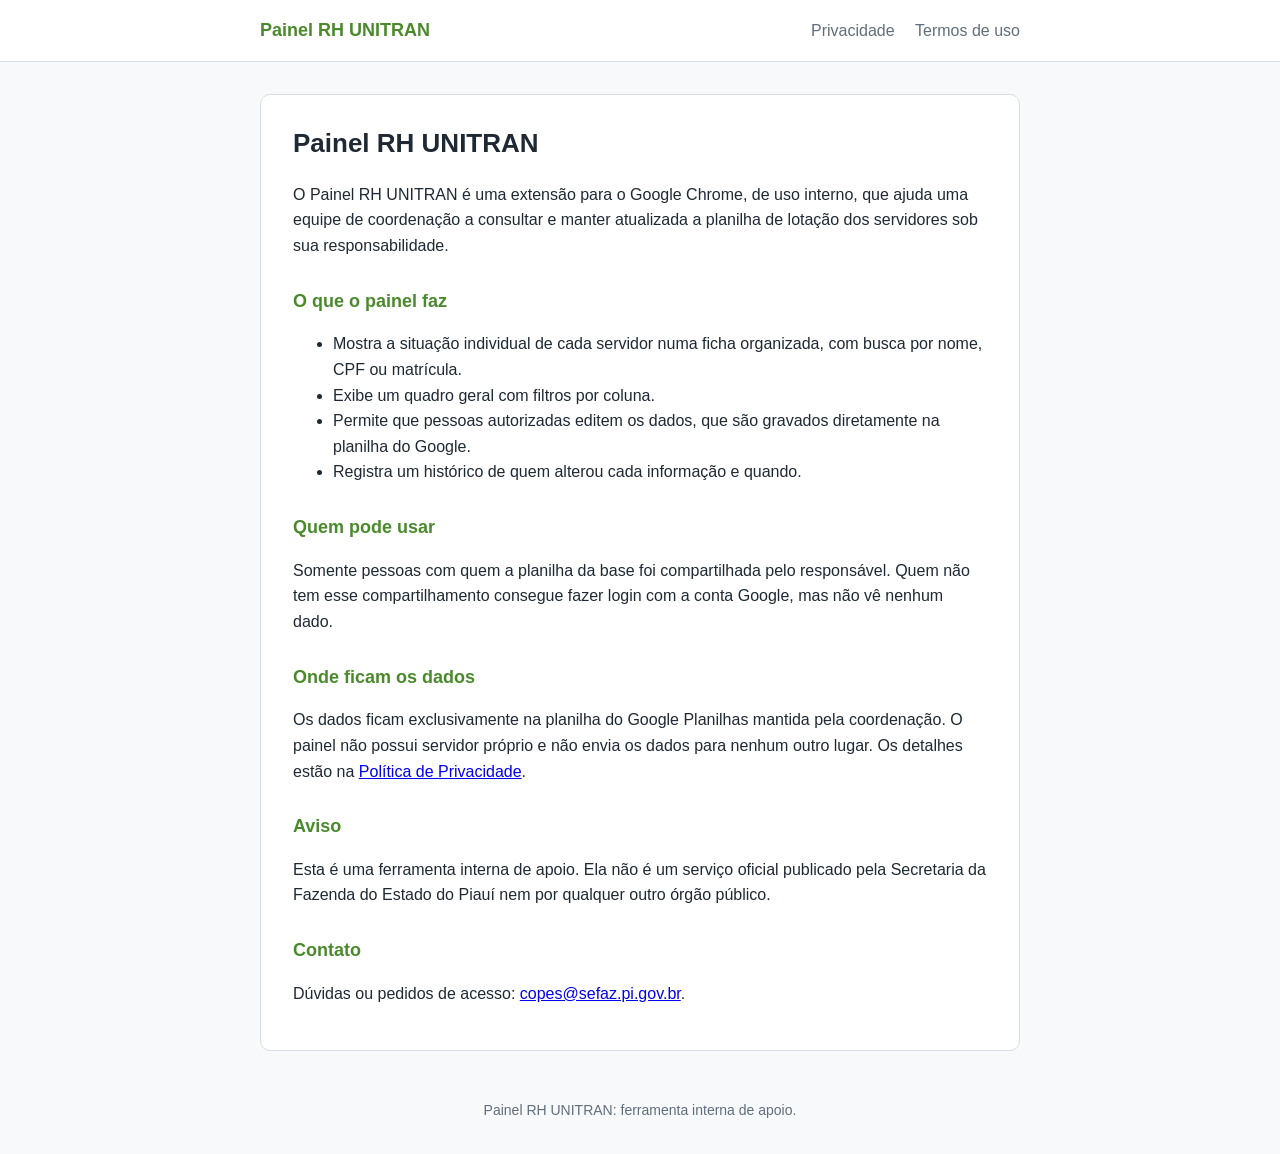
<file: index.html>
<!doctype html>
<html lang="pt-BR">
<head>
  <meta charset="utf-8">
  <meta name="viewport" content="width=device-width, initial-scale=1">
  <title>Painel RH UNITRAN</title>
  <link rel="stylesheet" href="estilo.css">
</head>
<body>
  <header>
    <div class="conteudo">
      <a class="marca" href="./">Painel RH UNITRAN</a>
      <nav>
        <a href="privacidade.html">Privacidade</a>
        <a href="termos.html">Termos de uso</a>
      </nav>
    </div>
  </header>

  <main>
    <div class="conteudo">
      <h1>Painel RH UNITRAN</h1>
      <p>O Painel RH UNITRAN é uma extensão para o Google Chrome, de uso interno, que ajuda uma equipe de
        coordenação a consultar e manter atualizada a planilha de lotação dos servidores sob sua responsabilidade.</p>

      <h2>O que o painel faz</h2>
      <ul>
        <li>Mostra a situação individual de cada servidor numa ficha organizada, com busca por nome, CPF ou matrícula.</li>
        <li>Exibe um quadro geral com filtros por coluna.</li>
        <li>Permite que pessoas autorizadas editem os dados, que são gravados diretamente na planilha do Google.</li>
        <li>Registra um histórico de quem alterou cada informação e quando.</li>
      </ul>

      <h2>Quem pode usar</h2>
      <p>Somente pessoas com quem a planilha da base foi compartilhada pelo responsável. Quem não tem esse
        compartilhamento consegue fazer login com a conta Google, mas não vê nenhum dado.</p>

      <h2>Onde ficam os dados</h2>
      <p>Os dados ficam exclusivamente na planilha do Google Planilhas mantida pela coordenação. O painel não possui
        servidor próprio e não envia os dados para nenhum outro lugar. Os detalhes estão na
        <a href="privacidade.html">Política de Privacidade</a>.</p>

      <h2>Aviso</h2>
      <p>Esta é uma ferramenta interna de apoio. Ela não é um serviço oficial publicado pela Secretaria da Fazenda
        do Estado do Piauí nem por qualquer outro órgão público.</p>

      <h2>Contato</h2>
      <p>Dúvidas ou pedidos de acesso: <a href="mailto:copes@sefaz.pi.gov.br">copes@sefaz.pi.gov.br</a>.</p>
    </div>
  </main>

  <footer>Painel RH UNITRAN: ferramenta interna de apoio.</footer>
</body>
</html>
</file>
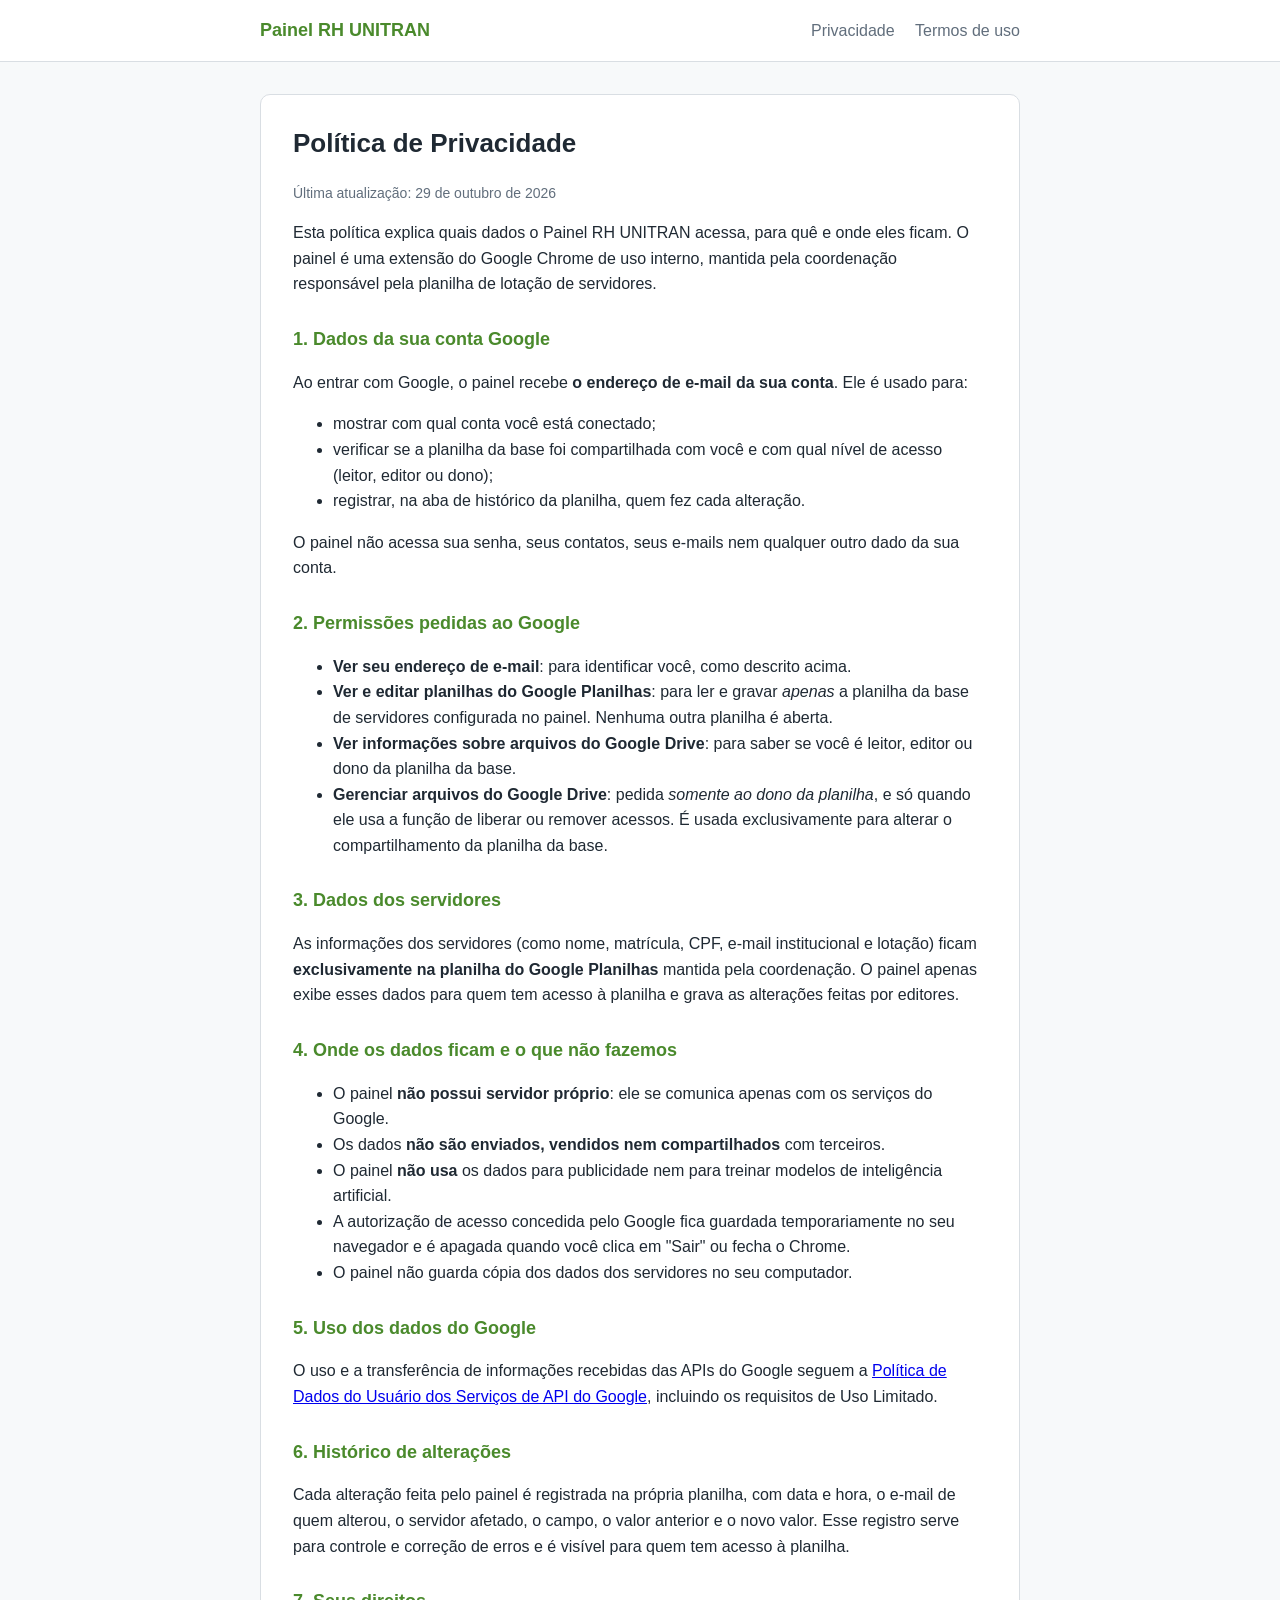
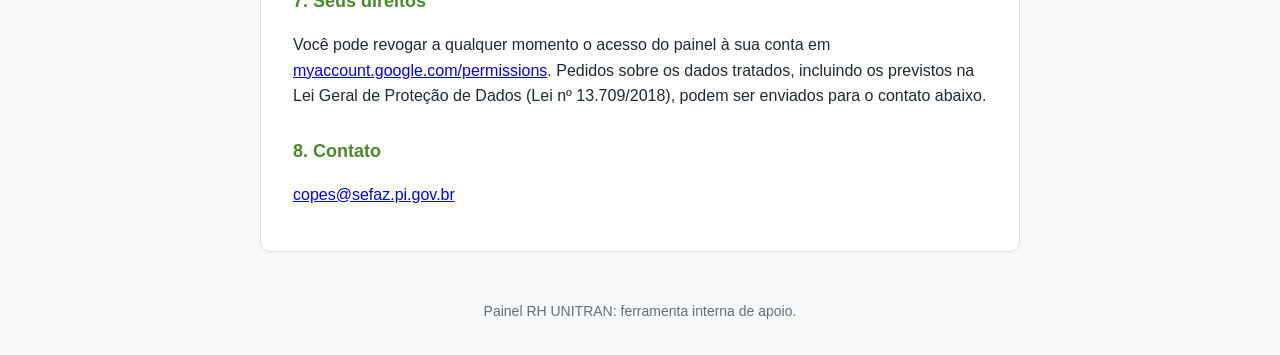
<file: privacidade.html>
<!doctype html>
<html lang="pt-BR">
<head>
  <meta charset="utf-8">
  <meta name="viewport" content="width=device-width, initial-scale=1">
  <title>Política de Privacidade</title>
  <link rel="stylesheet" href="estilo.css">
</head>
<body>
  <header>
    <div class="conteudo">
      <a class="marca" href="./">Painel RH UNITRAN</a>
      <nav>
        <a href="privacidade.html">Privacidade</a>
        <a href="termos.html">Termos de uso</a>
      </nav>
    </div>
  </header>

  <main>
    <div class="conteudo">
      <h1>Política de Privacidade</h1>
      <p class="atualizado">Última atualização: 29 de outubro de 2026</p>

      <p>Esta política explica quais dados o Painel RH UNITRAN acessa, para quê e onde eles ficam. O painel é uma
        extensão do Google Chrome de uso interno, mantida pela coordenação responsável pela planilha de lotação de
        servidores.</p>

      <h2>1. Dados da sua conta Google</h2>
      <p>Ao entrar com Google, o painel recebe <strong>o endereço de e-mail da sua conta</strong>. Ele é usado para:</p>
      <ul>
        <li>mostrar com qual conta você está conectado;</li>
        <li>verificar se a planilha da base foi compartilhada com você e com qual nível de acesso (leitor, editor ou dono);</li>
        <li>registrar, na aba de histórico da planilha, quem fez cada alteração.</li>
      </ul>
      <p>O painel não acessa sua senha, seus contatos, seus e-mails nem qualquer outro dado da sua conta.</p>

      <h2>2. Permissões pedidas ao Google</h2>
      <ul>
        <li><strong>Ver seu endereço de e-mail</strong>: para identificar você, como descrito acima.</li>
        <li><strong>Ver e editar planilhas do Google Planilhas</strong>: para ler e gravar <em>apenas</em> a
          planilha da base de servidores configurada no painel. Nenhuma outra planilha é aberta.</li>
        <li><strong>Ver informações sobre arquivos do Google Drive</strong>: para saber se você é leitor, editor
          ou dono da planilha da base.</li>
        <li><strong>Gerenciar arquivos do Google Drive</strong>: pedida <em>somente ao dono da planilha</em>,
          e só quando ele usa a função de liberar ou remover acessos. É usada exclusivamente para alterar o
          compartilhamento da planilha da base.</li>
      </ul>

      <h2>3. Dados dos servidores</h2>
      <p>As informações dos servidores (como nome, matrícula, CPF, e-mail institucional e lotação) ficam
        <strong>exclusivamente na planilha do Google Planilhas</strong> mantida pela coordenação. O painel apenas
        exibe esses dados para quem tem acesso à planilha e grava as alterações feitas por editores.</p>

      <h2>4. Onde os dados ficam e o que não fazemos</h2>
      <ul>
        <li>O painel <strong>não possui servidor próprio</strong>: ele se comunica apenas com os serviços do Google.</li>
        <li>Os dados <strong>não são enviados, vendidos nem compartilhados</strong> com terceiros.</li>
        <li>O painel <strong>não usa</strong> os dados para publicidade nem para treinar modelos de inteligência artificial.</li>
        <li>A autorização de acesso concedida pelo Google fica guardada temporariamente no seu navegador e é apagada
          quando você clica em "Sair" ou fecha o Chrome.</li>
        <li>O painel não guarda cópia dos dados dos servidores no seu computador.</li>
      </ul>

      <h2>5. Uso dos dados do Google</h2>
      <p>O uso e a transferência de informações recebidas das APIs do Google seguem a
        <a href="https://developers.google.com/terms/api-services-user-data-policy">Política de Dados do Usuário
        dos Serviços de API do Google</a>, incluindo os requisitos de Uso Limitado.</p>

      <h2>6. Histórico de alterações</h2>
      <p>Cada alteração feita pelo painel é registrada na própria planilha, com data e hora, o e-mail de quem
        alterou, o servidor afetado, o campo, o valor anterior e o novo valor. Esse registro serve para controle e
        correção de erros e é visível para quem tem acesso à planilha.</p>

      <h2>7. Seus direitos</h2>
      <p>Você pode revogar a qualquer momento o acesso do painel à sua conta em
        <a href="https://myaccount.google.com/permissions">myaccount.google.com/permissions</a>. Pedidos sobre os
        dados tratados, incluindo os previstos na Lei Geral de Proteção de Dados (Lei nº 13.709/2018), podem ser
        enviados para o contato abaixo.</p>

      <h2>8. Contato</h2>
      <p><a href="mailto:copes@sefaz.pi.gov.br">copes@sefaz.pi.gov.br</a></p>
    </div>
  </main>

  <footer>Painel RH UNITRAN: ferramenta interna de apoio.</footer>
</body>
</html>
</file>
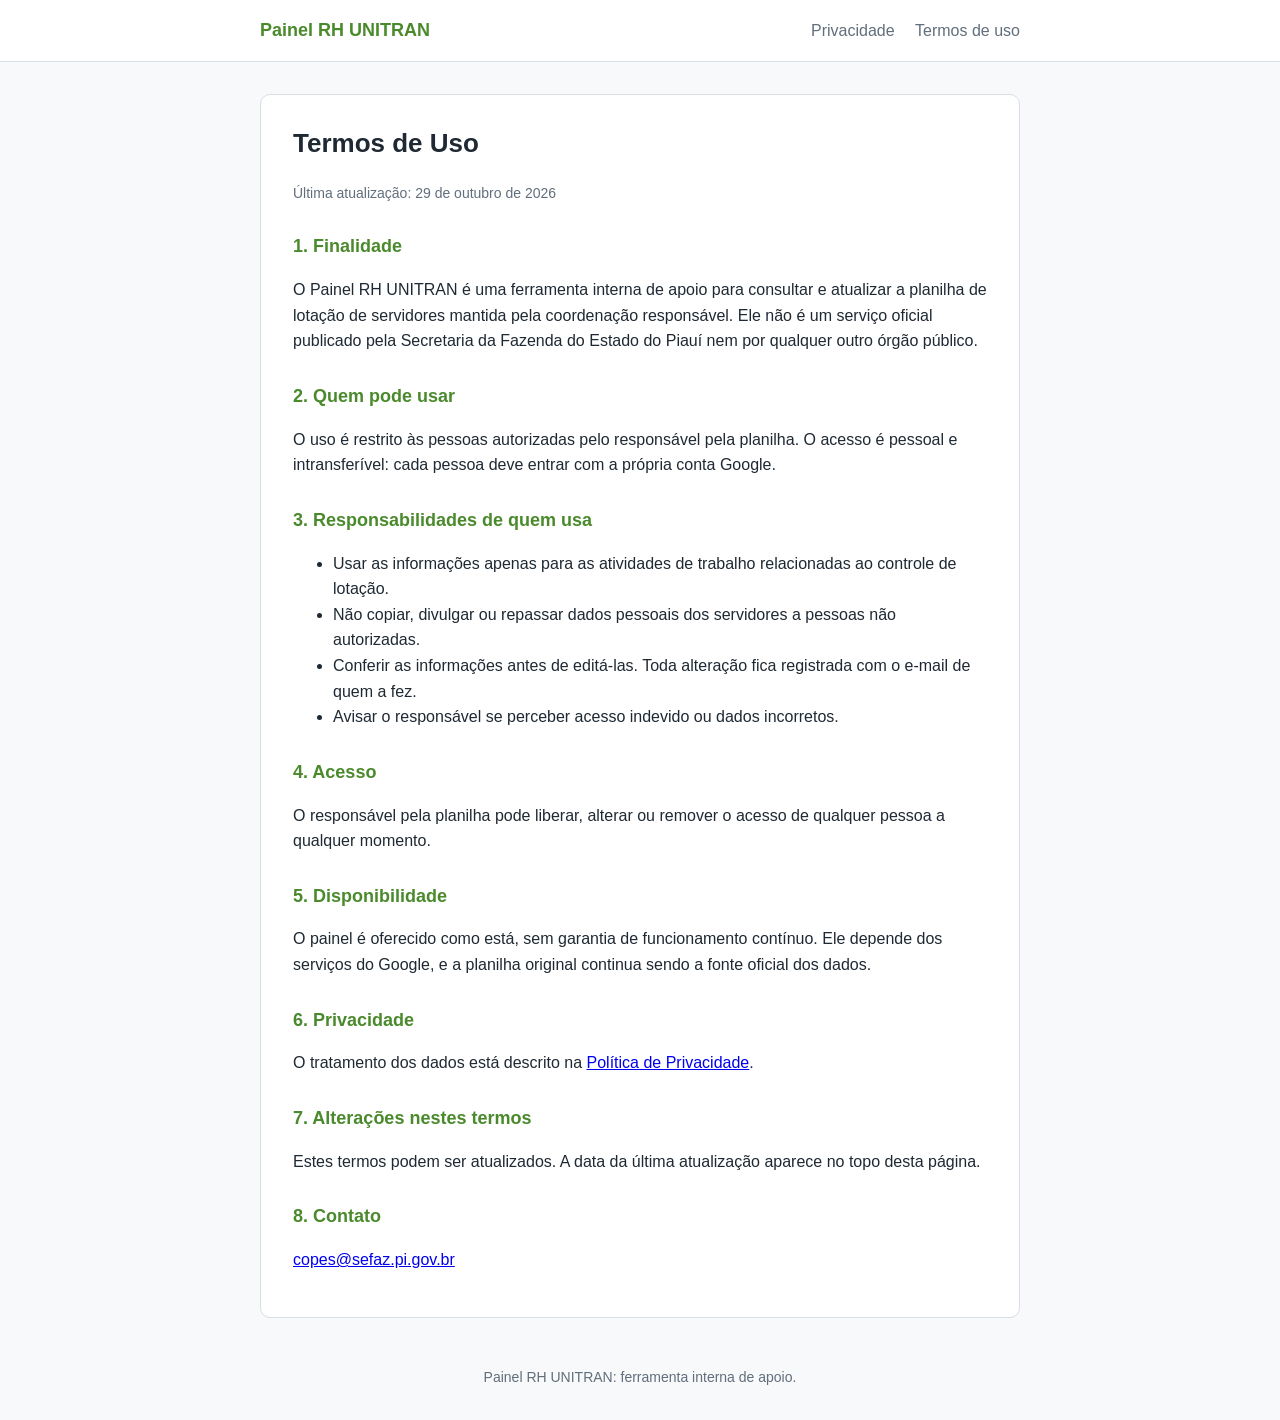
<file: termos.html>
<!doctype html>
<html lang="pt-BR">
<head>
  <meta charset="utf-8">
  <meta name="viewport" content="width=device-width, initial-scale=1">
  <title>Termos de Uso</title>
  <link rel="stylesheet" href="estilo.css">
</head>
<body>
  <header>
    <div class="conteudo">
      <a class="marca" href="./">Painel RH UNITRAN</a>
      <nav>
        <a href="privacidade.html">Privacidade</a>
        <a href="termos.html">Termos de uso</a>
      </nav>
    </div>
  </header>

  <main>
    <div class="conteudo">
      <h1>Termos de Uso</h1>
      <p class="atualizado">Última atualização: 29 de outubro de 2026</p>

      <h2>1. Finalidade</h2>
      <p>O Painel RH UNITRAN é uma ferramenta interna de apoio para consultar e atualizar a planilha de lotação de
        servidores mantida pela coordenação responsável. Ele não é um serviço oficial publicado pela Secretaria da
        Fazenda do Estado do Piauí nem por qualquer outro órgão público.</p>

      <h2>2. Quem pode usar</h2>
      <p>O uso é restrito às pessoas autorizadas pelo responsável pela planilha. O acesso é pessoal e
        intransferível: cada pessoa deve entrar com a própria conta Google.</p>

      <h2>3. Responsabilidades de quem usa</h2>
      <ul>
        <li>Usar as informações apenas para as atividades de trabalho relacionadas ao controle de lotação.</li>
        <li>Não copiar, divulgar ou repassar dados pessoais dos servidores a pessoas não autorizadas.</li>
        <li>Conferir as informações antes de editá-las. Toda alteração fica registrada com o e-mail de quem a fez.</li>
        <li>Avisar o responsável se perceber acesso indevido ou dados incorretos.</li>
      </ul>

      <h2>4. Acesso</h2>
      <p>O responsável pela planilha pode liberar, alterar ou remover o acesso de qualquer pessoa a qualquer momento.</p>

      <h2>5. Disponibilidade</h2>
      <p>O painel é oferecido como está, sem garantia de funcionamento contínuo. Ele depende dos serviços do Google,
        e a planilha original continua sendo a fonte oficial dos dados.</p>

      <h2>6. Privacidade</h2>
      <p>O tratamento dos dados está descrito na <a href="privacidade.html">Política de Privacidade</a>.</p>

      <h2>7. Alterações nestes termos</h2>
      <p>Estes termos podem ser atualizados. A data da última atualização aparece no topo desta página.</p>

      <h2>8. Contato</h2>
      <p><a href="mailto:copes@sefaz.pi.gov.br">copes@sefaz.pi.gov.br</a></p>
    </div>
  </main>

  <footer>Painel RH UNITRAN: ferramenta interna de apoio.</footer>
</body>
</html>
</file>
<file: estilo.css>
:root {
  --verde: #4a8a2c;
  --texto: #1f2933;
  --texto-suave: #616e7c;
  --borda: #d9dee3;
  --fundo: #f7f9fa;
}

* { box-sizing: border-box; }

body {
  margin: 0;
  font-family: -apple-system, "Segoe UI", Calibri, Arial, sans-serif;
  font-size: 16px;
  line-height: 1.6;
  color: var(--texto);
  background: var(--fundo);
}

header {
  padding: 16px;
  background: #fff;
  border-bottom: 1px solid var(--borda);
}
header .conteudo { display: flex; flex-wrap: wrap; gap: 8px 20px; align-items: center; justify-content: space-between; }
.marca { font-weight: 600; font-size: 18px; color: var(--verde); text-decoration: none; }
nav a { margin-left: 16px; color: var(--texto-suave); text-decoration: none; }
nav a:first-child { margin-left: 0; }
nav a:hover { color: var(--texto); }

.conteudo { max-width: 760px; margin: 0 auto; }
main { padding: 32px 16px 48px; }
main .conteudo {
  padding: 28px 32px;
  background: #fff;
  border: 1px solid var(--borda);
  border-radius: 10px;
}

h1 { margin-top: 0; font-size: 26px; }
h2 { margin-top: 28px; font-size: 18px; color: var(--verde); }
.atualizado { color: var(--texto-suave); font-size: 14px; }

footer { padding: 0 16px 32px; text-align: center; color: var(--texto-suave); font-size: 14px; }

@media (max-width: 520px) {
  main .conteudo { padding: 20px; }
  nav a { margin-left: 12px; }
}
</file>
